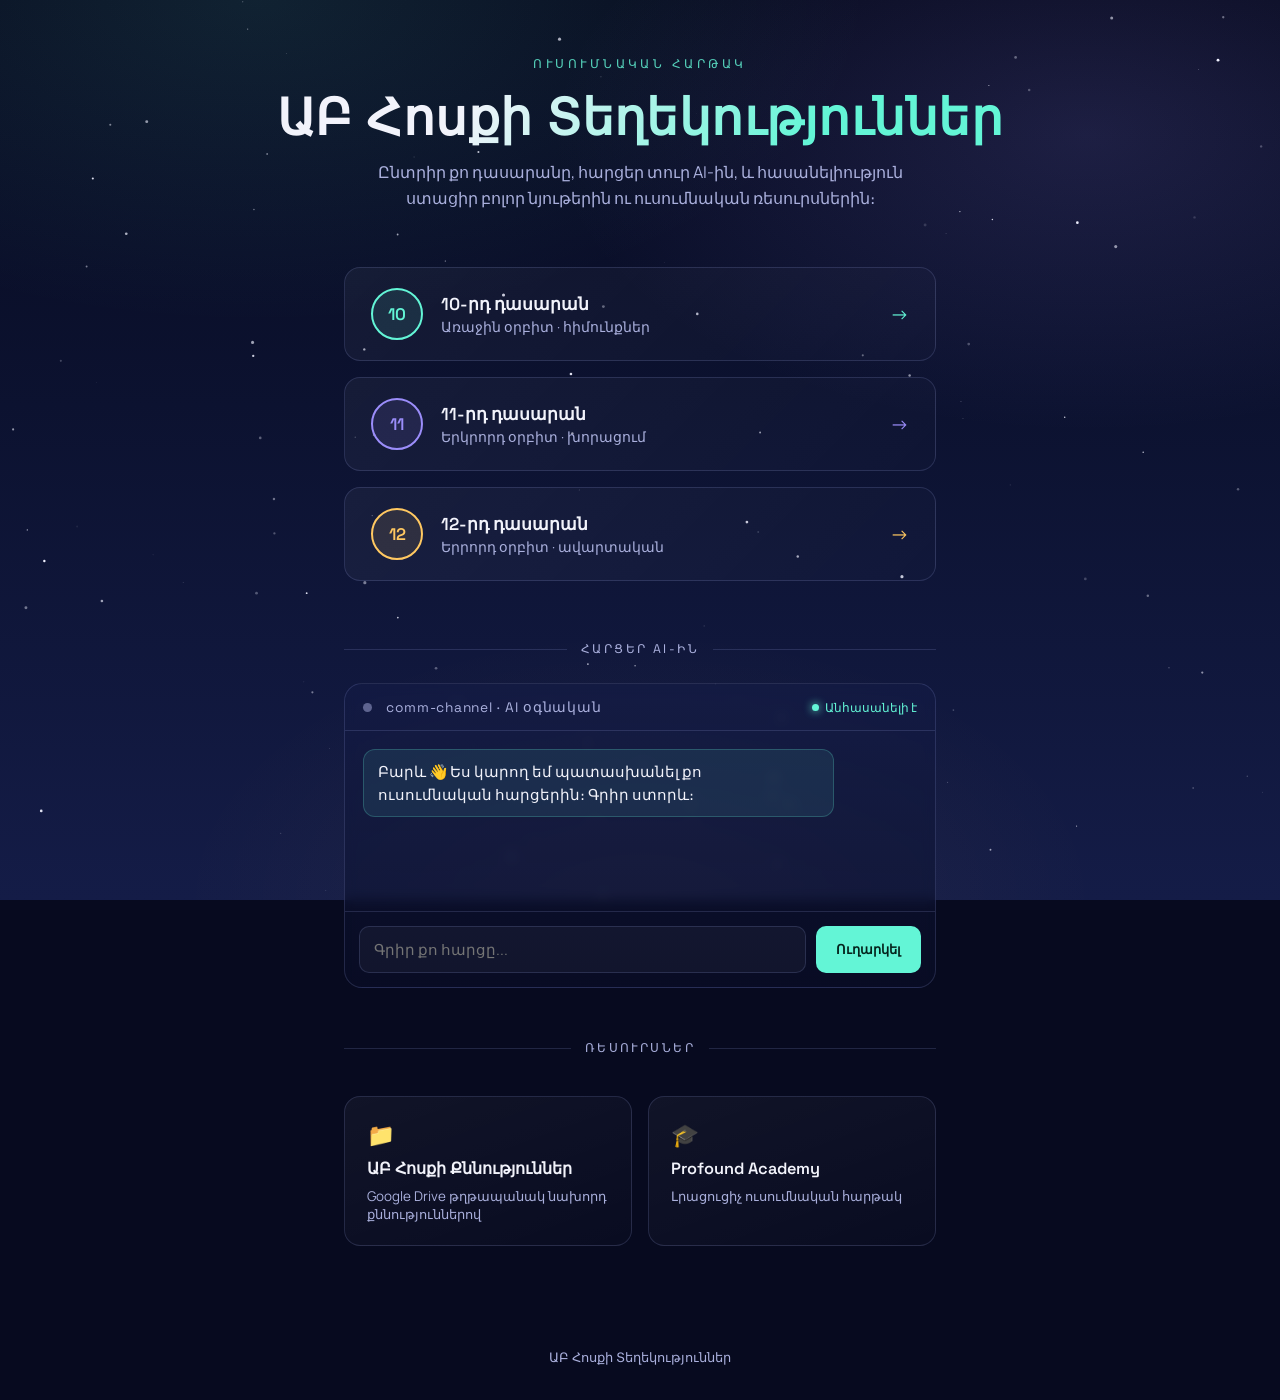
<file: index.html>
<!DOCTYPE html>
<html lang="hy">
<head>
<meta charset="UTF-8">
<meta name="viewport" content="width=device-width, initial-scale=1.0">
<title>ԱԲ Հոսք · Ուսումնական Կայք</title>
<link rel="stylesheet" href="style.css">
</head>
<body>
<canvas id="stars-canvas"></canvas>

<div class="content">

  <header class="site">
    <div class="eyebrow">Ուսումնական հարթակ</div>
    <h1>ԱԲ Հոսքի Տեղեկություններ</h1>
    <p class="sub">Ընտրիր քո դասարանը, հարցեր տուր AI-ին, և հասանելիություն ստացիր բոլոր նյութերին ու ուսումնական ռեսուրսներին։</p>
  </header>

  <nav class="orbits" aria-label="Դասարանների ընտրություն">
    <a class="orbit-btn" style="--accent: var(--teal)" href="Class10.html">
      <span class="orbit-ring">10</span>
      <span class="orbit-label">
        <span class="t">10-րդ դասարան</span>
        <span class="d">Առաջին օրբիտ · հիմունքներ</span>
      </span>
      <span class="orbit-arrow">→</span>
    </a>

    <a class="orbit-btn" style="--accent: var(--violet)" href="Class11.html">
      <span class="orbit-ring">11</span>
      <span class="orbit-label">
        <span class="t">11-րդ դասարան</span>
        <span class="d">Երկրորդ օրբիտ · խորացում</span>
      </span>
      <span class="orbit-arrow">→</span>
    </a>

    <a class="orbit-btn" style="--accent: var(--gold)" href="Class12.html">
      <span class="orbit-ring">12</span>
      <span class="orbit-label">
        <span class="t">12-րդ դասարան</span>
        <span class="d">Երրորդ օրբիտ · ավարտական</span>
      </span>
      <span class="orbit-arrow">→</span>
    </a>
  </nav>

  <div class="section-divider">
    <span class="line"></span>
    <span>Հարցեր AI-ին</span>
    <span class="line"></span>
  </div>

  <div class="terminal-wrap">
    <div class="terminal">
      <div class="terminal-head">
        <span class="dot"></span>
        <span class="title">comm-channel · AI օգնական</span>
        <span class="status"><span class="pulse"></span><span id="terminal-status-text">Պատրաստ է</span></span>
      </div>
      <div class="terminal-body" id="terminal-body">
        <div class="msg ai">Բարև 👋 Ես կարող եմ պատասխանել քո ուսումնական հարցերին։ Գրիր ստորև։</div>
      </div>
      <div class="terminal-input">
        <input type="text" id="terminal-text" placeholder="Գրիր քո հարցը..." autocomplete="off">
        <button id="terminal-send">Ուղարկել</button>
      </div>
    </div>
  </div>

  <div class="section-divider">
    <span class="line"></span>
    <span>Ռեսուրսներ</span>
    <span class="line"></span>
  </div>

  <div class="resources">
    <a class="res-btn" style="--accent: var(--teal)" href="https://drive.google.com/drive/folders/1IYR-PTMZjx_X45XJBED2SkKyZxXy_4lW" target="_blank" rel="noopener">
      <span class="icon">📁</span>
      <span class="t">ԱԲ Հոսքի Քննություններ</span>
      <span class="d">Google Drive թղթապանակ նախորդ քննություններով</span>
    </a>

    <a class="res-btn" style="--accent: var(--gold)" href="https://profound.academy/" target="_blank" rel="noopener">
      <span class="icon">🎓</span>
      <span class="t">Profound Academy</span>
      <span class="d">Լրացուցիչ ուսումնական հարթակ</span>
    </a>
  </div>

</div>

<footer class="site">ԱԲ Հոսքի Տեղեկություններ</footer>

<script src="https://js.puter.com/v2/"></script>
<script src="stars.js"></script>
<script src="chat.js"></script>
</body>
</html>
</file>
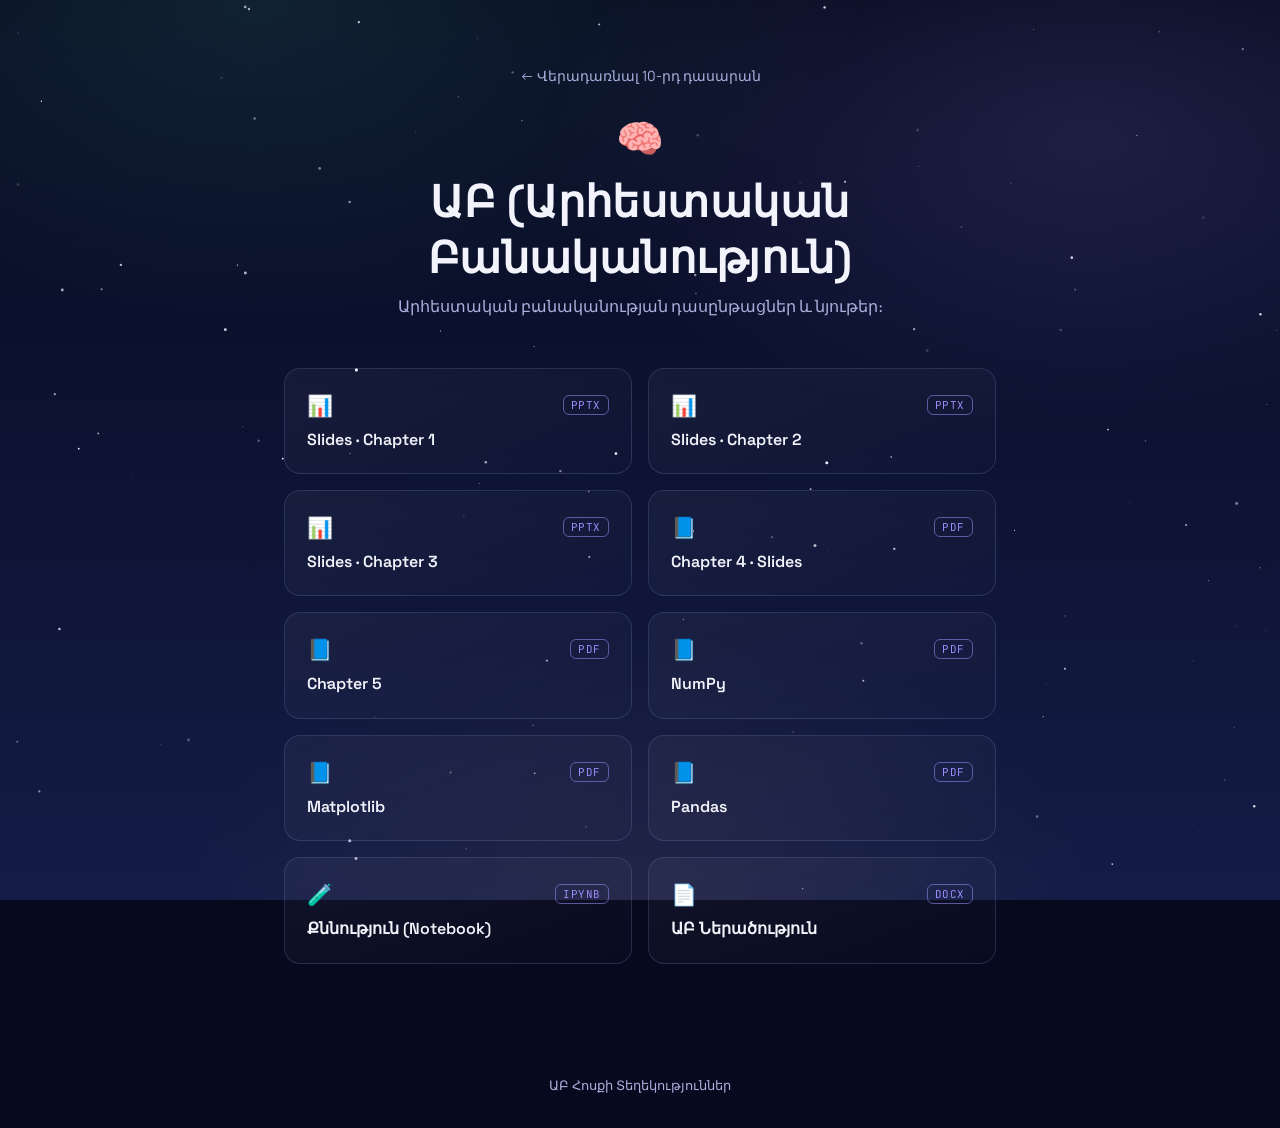
<file: Class10-AB.html>
<!DOCTYPE html>
<html lang="hy">
<head>
<meta charset="UTF-8">
<meta name="viewport" content="width=device-width, initial-scale=1.0">
<title>ԱԲ (Արհեստական Բանականություն) · 10-րդ դասարան · ԱԲ Հոսք</title>
<link rel="stylesheet" href="style.css">
</head>
<body>
<canvas id="stars-canvas"></canvas>
<div class="content">

  <div class="subject-hero">
    <a class="back-link" href="Class10.html">← Վերադառնալ 10-րդ դասարան</a>
    <span class="icon">🧠</span>
    <h1>ԱԲ (Արհեստական Բանականություն)</h1>
    <p>Արհեստական բանականության դասընթացներ և նյութեր։</p>
  </div>

  <div class="materials">
    <a class="material-card" style="--accent: var(--violet)" href="https://docs.google.com/presentation/d/1AGpa40ezwe4qYpcrUxfSlpOeq2iB2CGV/preview" target="_blank" rel="noopener">
      <div class="row"><span class="icon">📊</span><span class="badge">PPTX</span></div>
      <span class="t">Slides · Chapter 1</span>
    </a>
    <a class="material-card" style="--accent: var(--violet)" href="files/ab10/slides-chapter-2.pptx" onclick="openMaterial(this.getAttribute('href')); return false;">
      <div class="row"><span class="icon">📊</span><span class="badge">PPTX</span></div>
      <span class="t">Slides · Chapter 2</span>
    </a>
    <a class="material-card" style="--accent: var(--violet)" href="files/ab10/slides-chapter-3.pptx" onclick="openMaterial(this.getAttribute('href')); return false;">
      <div class="row"><span class="icon">📊</span><span class="badge">PPTX</span></div>
      <span class="t">Slides · Chapter 3</span>
    </a>
    <a class="material-card" style="--accent: var(--violet)" href="files/ab10/chapter-4-slides.pdf" onclick="openMaterial(this.getAttribute('href')); return false;">
      <div class="row"><span class="icon">📘</span><span class="badge">PDF</span></div>
      <span class="t">Chapter 4 · Slides</span>
    </a>
    <a class="material-card" style="--accent: var(--violet)" href="files/ab10/chapter-5.pdf" onclick="openMaterial(this.getAttribute('href')); return false;">
      <div class="row"><span class="icon">📘</span><span class="badge">PDF</span></div>
      <span class="t">Chapter 5</span>
    </a>
    <a class="material-card" style="--accent: var(--violet)" href="files/ab10/numpy.pdf" onclick="openMaterial(this.getAttribute('href')); return false;">
      <div class="row"><span class="icon">📘</span><span class="badge">PDF</span></div>
      <span class="t">NumPy</span>
    </a>
    <a class="material-card" style="--accent: var(--violet)" href="files/ab10/matplotlib.pdf" onclick="openMaterial(this.getAttribute('href')); return false;">
      <div class="row"><span class="icon">📘</span><span class="badge">PDF</span></div>
      <span class="t">Matplotlib</span>
    </a>
    <a class="material-card" style="--accent: var(--violet)" href="files/ab10/pandas.pdf" onclick="openMaterial(this.getAttribute('href')); return false;">
      <div class="row"><span class="icon">📘</span><span class="badge">PDF</span></div>
      <span class="t">Pandas</span>
    </a>
    <a class="material-card" style="--accent: var(--violet)" href="files/ab10/qnnutyun.ipynb" onclick="openMaterial(this.getAttribute('href')); return false;">
      <div class="row"><span class="icon">🧪</span><span class="badge">IPYNB</span></div>
      <span class="t">Քննություն (Notebook)</span>
    </a>
    <a class="material-card" style="--accent: var(--violet)" href="files/ab10/ab-neracutyun.docx" onclick="openMaterial(this.getAttribute('href')); return false;">
      <div class="row"><span class="icon">📄</span><span class="badge">DOCX</span></div>
      <span class="t">ԱԲ Ներածություն</span>
    </a>

  </div>

</div>
<footer class="site">ԱԲ Հոսքի Տեղեկություններ</footer>
<script src="stars.js"></script>
<script src="file-viewer.js"></script>
</body>
</html>
</file>
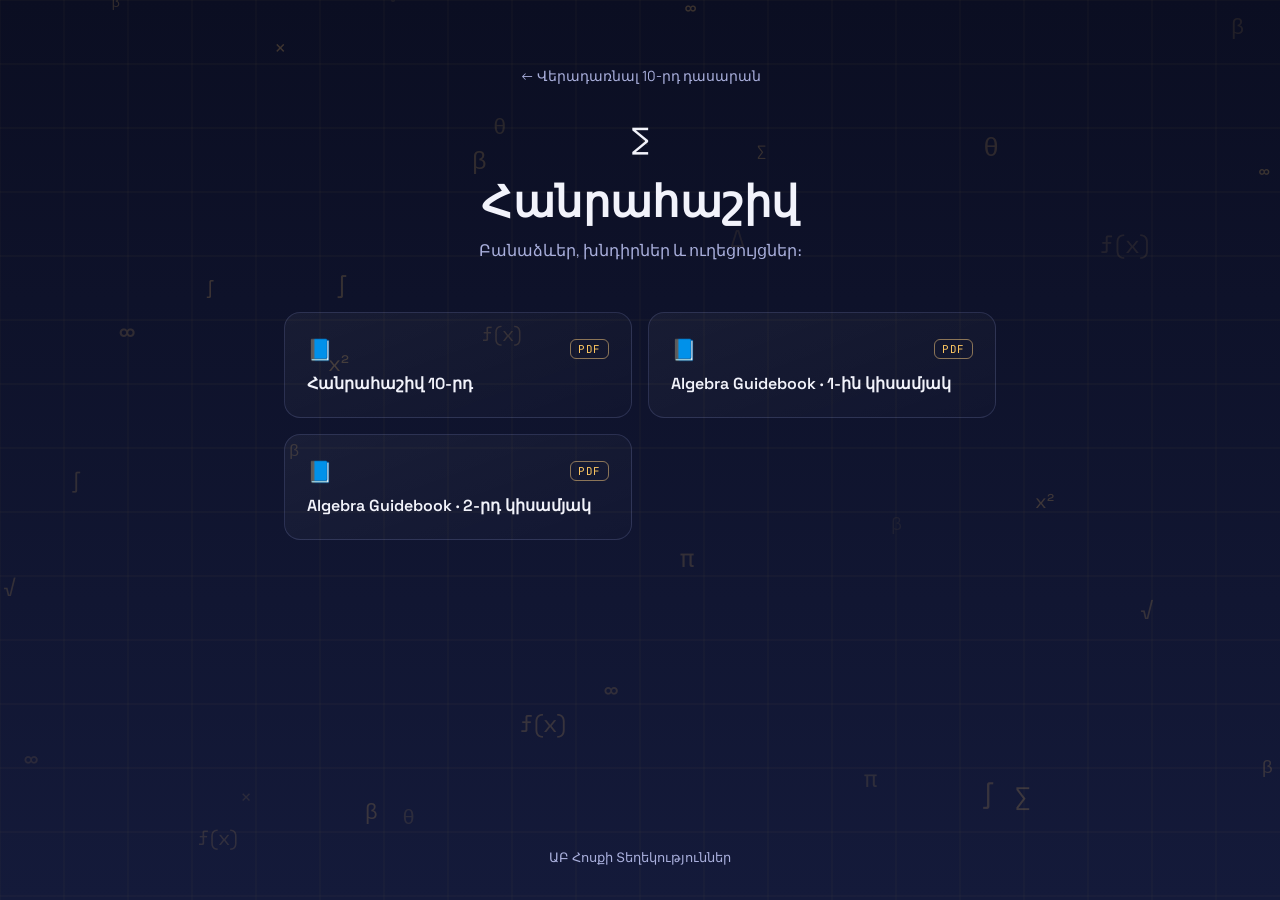
<file: Class10-Hanrahashiv.html>
<!DOCTYPE html>
<html lang="hy">
<head>
<meta charset="UTF-8">
<meta name="viewport" content="width=device-width, initial-scale=1.0">
<title>Հանրահաշիվ · 10-րդ դասարան · ԱԲ Հոսք</title>
<link rel="stylesheet" href="style.css">
</head>
<body>
<canvas id="stars-canvas"></canvas>
<div class="content">

  <div class="subject-hero">
    <a class="back-link" href="Class10.html">← Վերադառնալ 10-րդ դասարան</a>
    <span class="icon">∑</span>
    <h1>Հանրահաշիվ</h1>
    <p>Բանաձևեր, խնդիրներ և ուղեցույցներ։</p>
  </div>

  <div class="materials">
    <a class="material-card" style="--accent: var(--gold)" href="https://drive.google.com/file/d/1Vylp91CUvwRz2KFPGnNskwQCpP2uVQg_/view" target="_blank" rel="noopener">
      <div class="row"><span class="icon">📘</span><span class="badge">PDF</span></div>
      <span class="t">Հանրահաշիվ 10-րդ</span>
    </a>
    <a class="material-card" style="--accent: var(--gold)" href="files/hanrahashiv10/algebra-10-semester-1.pdf" onclick="openMaterial(this.getAttribute('href')); return false;">
      <div class="row"><span class="icon">📘</span><span class="badge">PDF</span></div>
      <span class="t">Algebra Guidebook · 1-ին կիսամյակ</span>
    </a>
    <a class="material-card" style="--accent: var(--gold)" href="https://drive.google.com/file/d/1St4LrBtCNQg2XeFlwyyrLeu3zWHp4paD/view" target="_blank" rel="noopener">
      <div class="row"><span class="icon">📘</span><span class="badge">PDF</span></div>
      <span class="t">Algebra Guidebook · 2-րդ կիսամյակ</span>
    </a>

  </div>

</div>
<footer class="site">ԱԲ Հոսքի Տեղեկություններ</footer>
<script src="math-bg.js"></script>
<script src="file-viewer.js"></script>
</body>
</html>
</file>
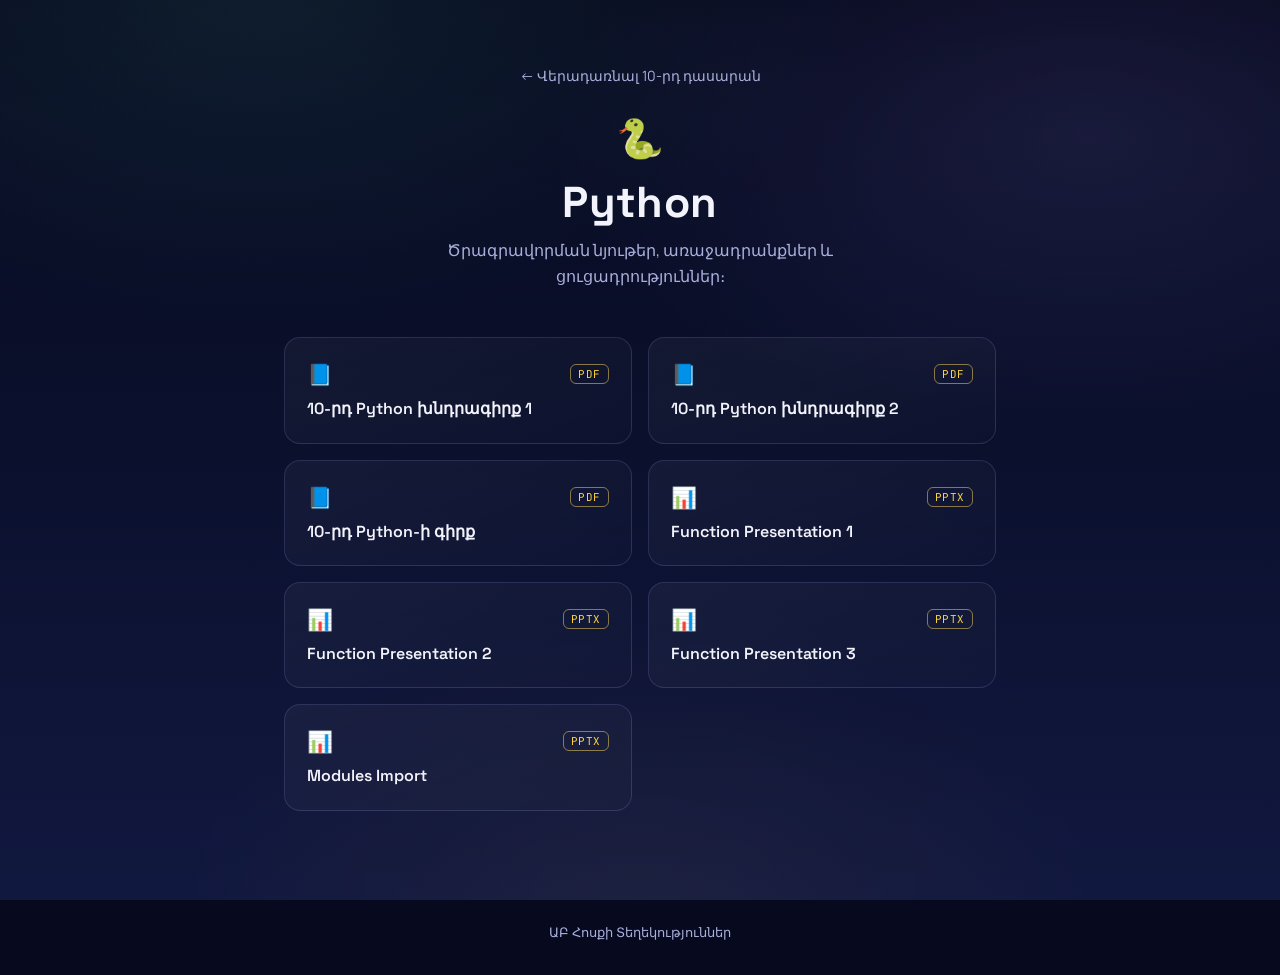
<file: Class10-Python.html>
<!DOCTYPE html>
<html lang="hy">
<head>
<meta charset="UTF-8">
<meta name="viewport" content="width=device-width, initial-scale=1.0">
<title>Python · 10-րդ դասարան · ԱԲ Հոսք</title>
<link rel="stylesheet" href="style.css">
</head>
<body>
<canvas id="stars-canvas"></canvas>
<div class="content">

  <div class="subject-hero">
    <a class="back-link" href="Class10.html">← Վերադառնալ 10-րդ դասարան</a>
    <span class="icon">🐍</span>
    <h1>Python</h1>
    <p>Ծրագրավորման նյութեր, առաջադրանքներ և ցուցադրություններ։</p>
  </div>

  <div class="materials">
    <a class="material-card" style="--accent: #ffd43b" href="files/python10/python10-xndragirq-1.pdf" onclick="openMaterial(this.getAttribute('href')); return false;">
      <div class="row"><span class="icon">📘</span><span class="badge">PDF</span></div>
      <span class="t">10-րդ Python խնդրագիրք 1</span>
    </a>
    <a class="material-card" style="--accent: #ffd43b" href="files/python10/python10-xndragirq-2.pdf" onclick="openMaterial(this.getAttribute('href')); return false;">
      <div class="row"><span class="icon">📘</span><span class="badge">PDF</span></div>
      <span class="t">10-րդ Python խնդրագիրք 2</span>
    </a>
    <a class="material-card" style="--accent: #ffd43b" href="files/python10/python10-girq.pdf" onclick="openMaterial(this.getAttribute('href')); return false;">
      <div class="row"><span class="icon">📘</span><span class="badge">PDF</span></div>
      <span class="t">10-րդ Python-ի գիրք</span>
    </a>
    <a class="material-card" style="--accent: #ffd43b" href="files/python10/function-presentation-1.pptx" onclick="openMaterial(this.getAttribute('href')); return false;">
      <div class="row"><span class="icon">📊</span><span class="badge">PPTX</span></div>
      <span class="t">Function Presentation 1</span>
    </a>
    <a class="material-card" style="--accent: #ffd43b" href="files/python10/function-presentation-2.pptx" onclick="openMaterial(this.getAttribute('href')); return false;">
      <div class="row"><span class="icon">📊</span><span class="badge">PPTX</span></div>
      <span class="t">Function Presentation 2</span>
    </a>
    <a class="material-card" style="--accent: #ffd43b" href="files/python10/function-presentation-3.pptx" onclick="openMaterial(this.getAttribute('href')); return false;">
      <div class="row"><span class="icon">📊</span><span class="badge">PPTX</span></div>
      <span class="t">Function Presentation 3</span>
    </a>
    <a class="material-card" style="--accent: #ffd43b" href="files/python10/moduls-import.pptx" onclick="openMaterial(this.getAttribute('href')); return false;">
      <div class="row"><span class="icon">📊</span><span class="badge">PPTX</span></div>
      <span class="t">Modules Import</span>
    </a>

  </div>

</div>
<footer class="site">ԱԲ Հոսքի Տեղեկություններ</footer>
<script src="python-bg.js"></script>
<script src="file-viewer.js"></script>
</body>
</html>
</file>
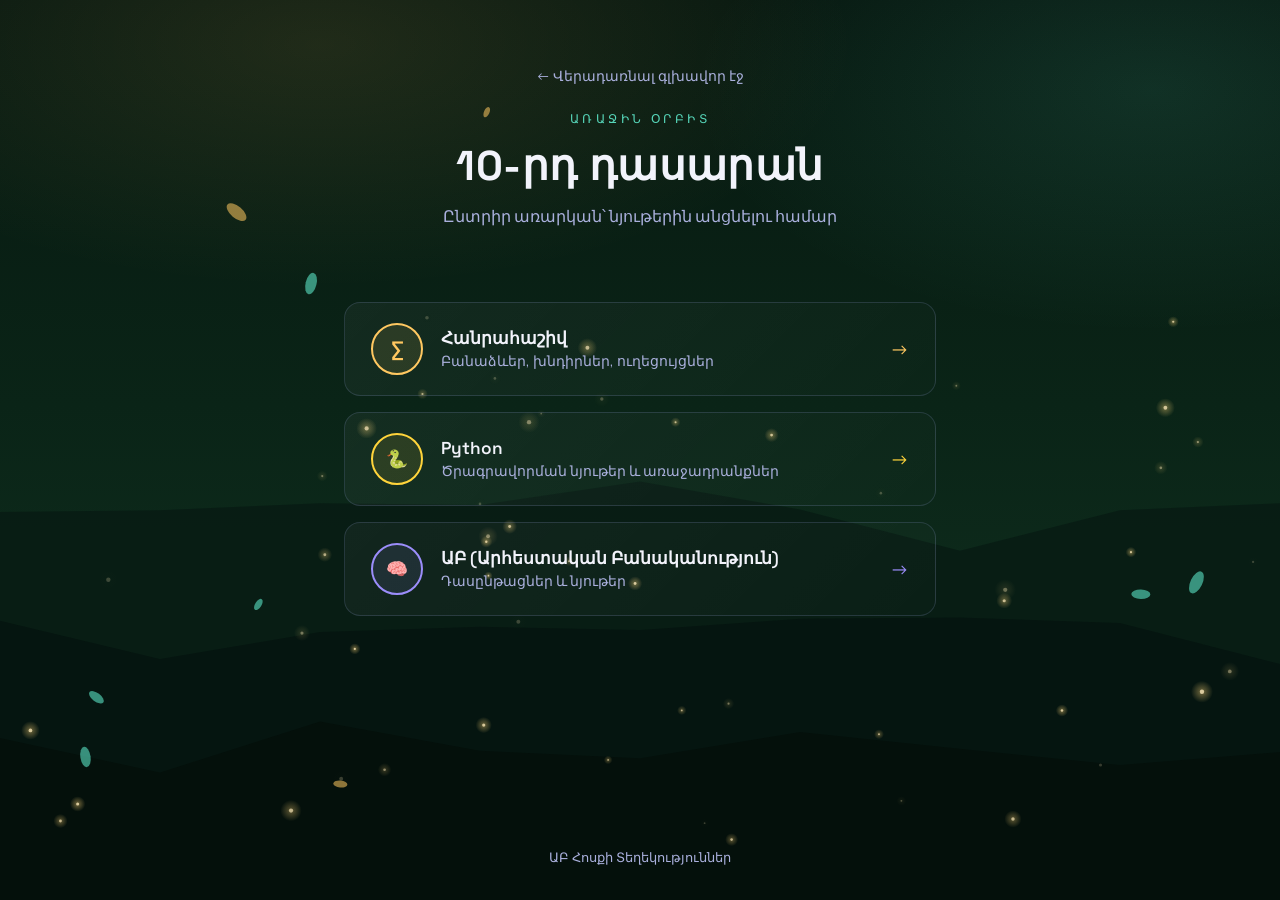
<file: Class10.html>
<!DOCTYPE html>
<html lang="hy">
<head>
<meta charset="UTF-8">
<meta name="viewport" content="width=device-width, initial-scale=1.0">
<title>10-րդ դասարան · ԱԲ Հոսք</title>
<link rel="stylesheet" href="style.css">
</head>
<body>
<canvas id="stars-canvas" class="nature-bg"></canvas>
<div class="content">

  <div class="class-hero">
    <a class="back-link" href="index.html">← Վերադառնալ գլխավոր էջ</a>
    <div class="eyebrow" style="color:var(--teal)">Առաջին օրբիտ</div>
    <h1 style="font-size:clamp(1.8rem,4.5vw,2.6rem); margin:12px 0;">10-րդ դասարան</h1>
    <p style="color:var(--text-1); max-width:480px; margin:0 auto; line-height:1.6;">Ընտրիր առարկան՝ նյութերին անցնելու համար</p>
  </div>

  <nav class="orbits" aria-label="Առարկաների ընտրություն" style="margin-top:32px;">
    <a class="orbit-btn" style="--accent: var(--gold)" href="Class10-Hanrahashiv.html">
      <span class="orbit-ring" style="font-size:1.3rem;">∑</span>
      <span class="orbit-label">
        <span class="t">Հանրահաշիվ</span>
        <span class="d">Բանաձևեր, խնդիրներ, ուղեցույցներ</span>
      </span>
      <span class="orbit-arrow">→</span>
    </a>

    <a class="orbit-btn" style="--accent: #ffd43b" href="Class10-Python.html">
      <span class="orbit-ring" style="font-size:1.1rem;">🐍</span>
      <span class="orbit-label">
        <span class="t">Python</span>
        <span class="d">Ծրագրավորման նյութեր և առաջադրանքներ</span>
      </span>
      <span class="orbit-arrow">→</span>
    </a>

    <a class="orbit-btn" style="--accent: var(--violet)" href="Class10-AB.html">
      <span class="orbit-ring" style="font-size:1.1rem;">🧠</span>
      <span class="orbit-label">
        <span class="t">ԱԲ (Արհեստական Բանականություն)</span>
        <span class="d">Դասընթացներ և նյութեր</span>
      </span>
      <span class="orbit-arrow">→</span>
    </a>
  </nav>

</div>
<footer class="site">ԱԲ Հոսքի Տեղեկություններ</footer>
<script src="nature-bg.js"></script>
</body>
</html>
</file>
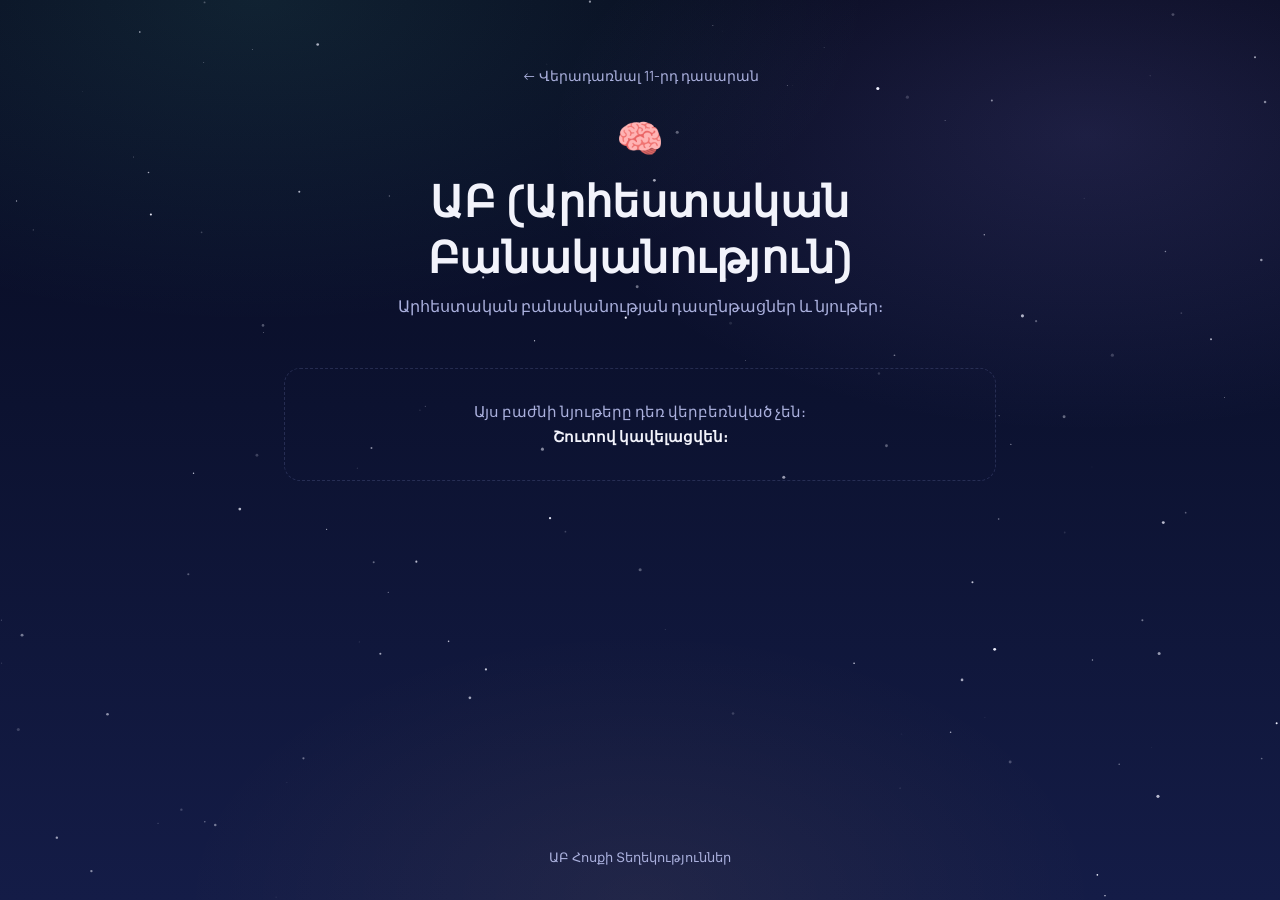
<file: Class11-AB.html>
<!DOCTYPE html>
<html lang="hy">
<head>
<meta charset="UTF-8">
<meta name="viewport" content="width=device-width, initial-scale=1.0">
<title>ԱԲ (Արհեստական Բանականություն) · 11-րդ դասարան · ԱԲ Հոսք</title>
<link rel="stylesheet" href="style.css">
</head>
<body>
<canvas id="stars-canvas"></canvas>
<div class="content">

  <div class="subject-hero">
    <a class="back-link" href="Class11.html">← Վերադառնալ 11-րդ դասարան</a>
    <span class="icon">🧠</span>
    <h1>ԱԲ (Արհեստական Բանականություն)</h1>
    <p>Արհեստական բանականության դասընթացներ և նյութեր։</p>
  </div>

  <div class="materials">
    <div class="empty-note">
      Այս բաժնի նյութերը դեռ վերբեռնված չեն։<br>
      <b>Շուտով կավելացվեն։</b>
    </div>

  </div>

</div>
<footer class="site">ԱԲ Հոսքի Տեղեկություններ</footer>
<script src="stars.js"></script>
</body>
</html>
</file>
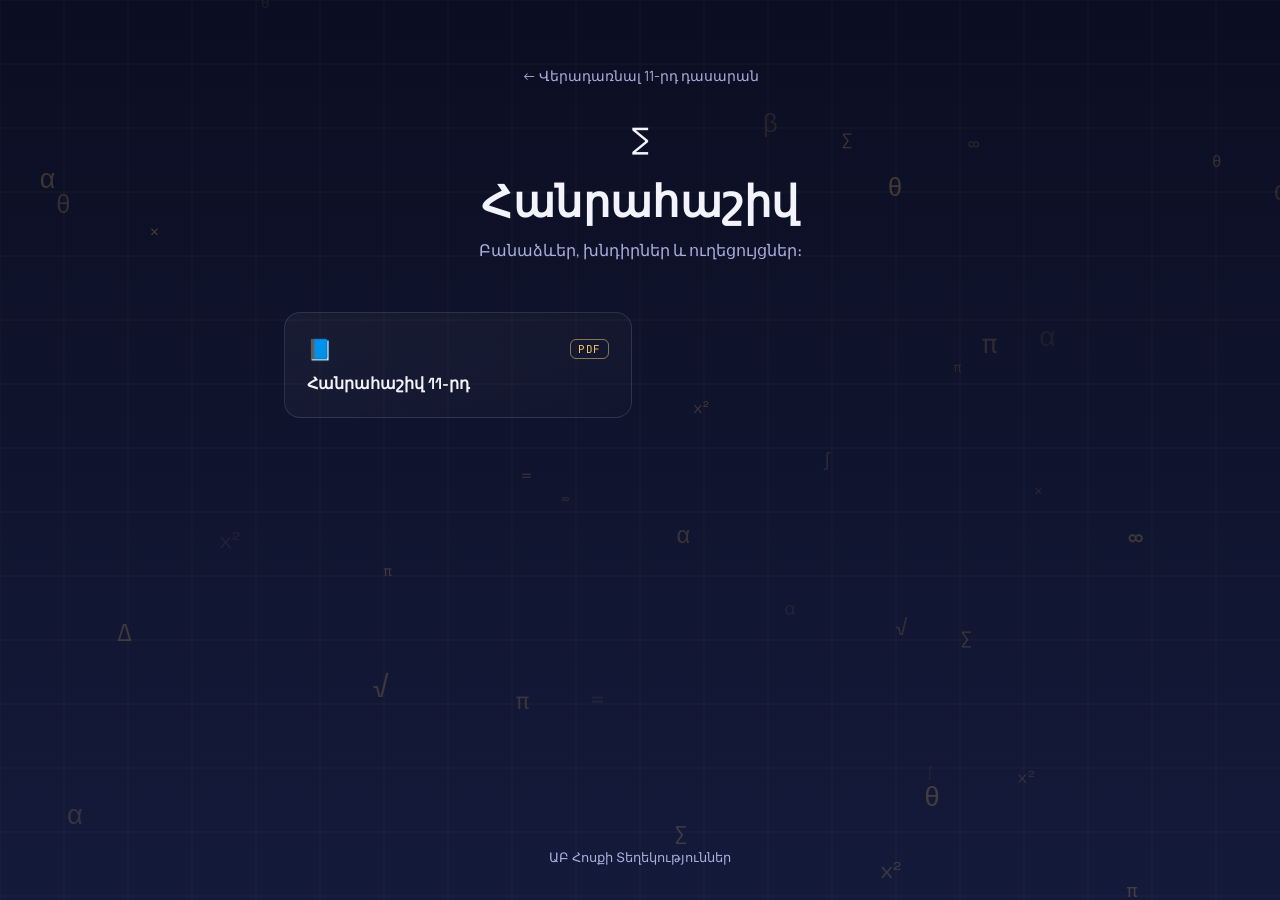
<file: Class11-Hanrahashiv.html>
<!DOCTYPE html>
<html lang="hy">
<head>
<meta charset="UTF-8">
<meta name="viewport" content="width=device-width, initial-scale=1.0">
<title>Հանրահաշիվ · 11-րդ դասարան · ԱԲ Հոսք</title>
<link rel="stylesheet" href="style.css">
</head>
<body>
<canvas id="stars-canvas"></canvas>
<div class="content">

  <div class="subject-hero">
    <a class="back-link" href="Class11.html">← Վերադառնալ 11-րդ դասարան</a>
    <span class="icon">∑</span>
    <h1>Հանրահաշիվ</h1>
    <p>Բանաձևեր, խնդիրներ և ուղեցույցներ։</p>
  </div>

  <div class="materials">
    <a class="material-card" style="--accent: var(--gold)" href="https://drive.google.com/file/d/1BtckbsBD6Hmll5tuzUByzO-SCT87Ehns/view" target="_blank" rel="noopener">
      <div class="row"><span class="icon">📘</span><span class="badge">PDF</span></div>
      <span class="t">Հանրահաշիվ 11-րդ</span>
    </a>

  </div>

</div>
<footer class="site">ԱԲ Հոսքի Տեղեկություններ</footer>
<script src="math-bg.js"></script>
<script src="file-viewer.js"></script>
</body>
</html>
</file>
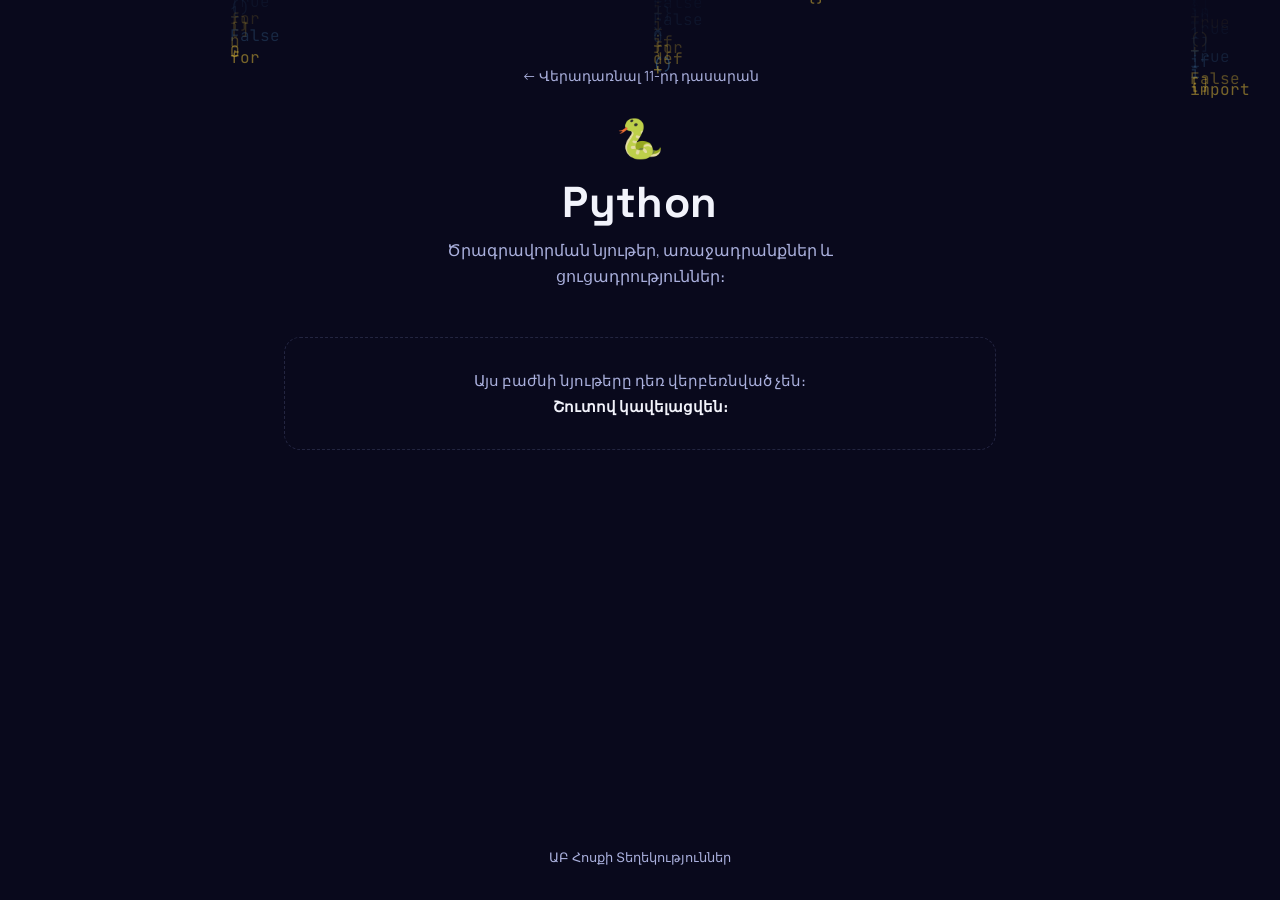
<file: Class11-Python.html>
<!DOCTYPE html>
<html lang="hy">
<head>
<meta charset="UTF-8">
<meta name="viewport" content="width=device-width, initial-scale=1.0">
<title>Python · 11-րդ դասարան · ԱԲ Հոսք</title>
<link rel="stylesheet" href="style.css">
</head>
<body>
<canvas id="stars-canvas"></canvas>
<div class="content">

  <div class="subject-hero">
    <a class="back-link" href="Class11.html">← Վերադառնալ 11-րդ դասարան</a>
    <span class="icon">🐍</span>
    <h1>Python</h1>
    <p>Ծրագրավորման նյութեր, առաջադրանքներ և ցուցադրություններ։</p>
  </div>

  <div class="materials">
    <div class="empty-note">
      Այս բաժնի նյութերը դեռ վերբեռնված չեն։<br>
      <b>Շուտով կավելացվեն։</b>
    </div>

  </div>

</div>
<footer class="site">ԱԲ Հոսքի Տեղեկություններ</footer>
<script src="python-bg.js"></script>
</body>
</html>
</file>
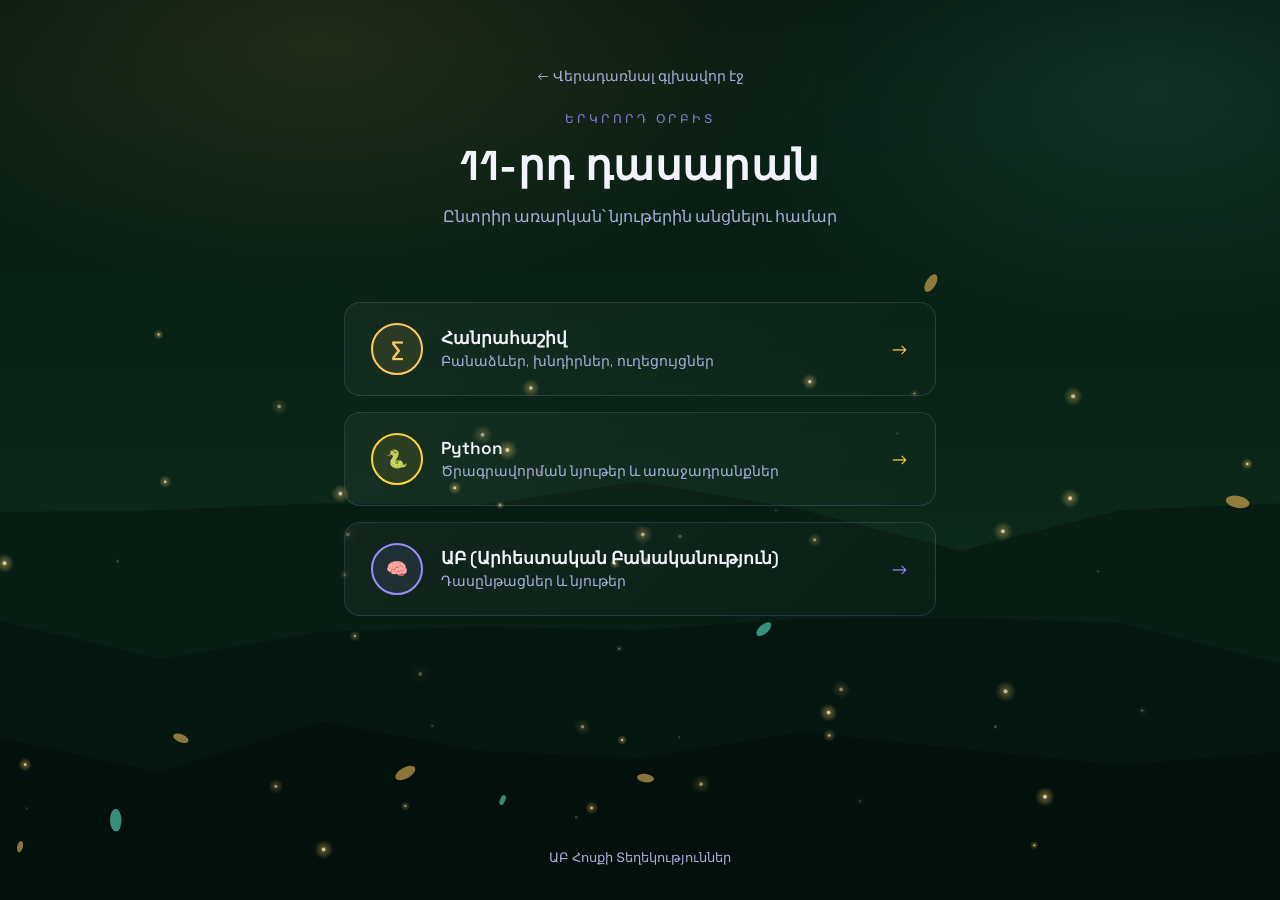
<file: Class11.html>
<!DOCTYPE html>
<html lang="hy">
<head>
<meta charset="UTF-8">
<meta name="viewport" content="width=device-width, initial-scale=1.0">
<title>11-րդ դասարան · ԱԲ Հոսք</title>
<link rel="stylesheet" href="style.css">
</head>
<body>
<canvas id="stars-canvas" class="nature-bg"></canvas>
<div class="content">

  <div class="class-hero">
    <a class="back-link" href="index.html">← Վերադառնալ գլխավոր էջ</a>
    <div class="eyebrow" style="color:var(--violet)">Երկրորդ օրբիտ</div>
    <h1 style="font-size:clamp(1.8rem,4.5vw,2.6rem); margin:12px 0;">11-րդ դասարան</h1>
    <p style="color:var(--text-1); max-width:480px; margin:0 auto; line-height:1.6;">Ընտրիր առարկան՝ նյութերին անցնելու համար</p>
  </div>

  <nav class="orbits" aria-label="Առարկաների ընտրություն" style="margin-top:32px;">
    <a class="orbit-btn" style="--accent: var(--gold)" href="Class11-Hanrahashiv.html">
      <span class="orbit-ring" style="font-size:1.3rem;">∑</span>
      <span class="orbit-label">
        <span class="t">Հանրահաշիվ</span>
        <span class="d">Բանաձևեր, խնդիրներ, ուղեցույցներ</span>
      </span>
      <span class="orbit-arrow">→</span>
    </a>

    <a class="orbit-btn" style="--accent: #ffd43b" href="Class11-Python.html">
      <span class="orbit-ring" style="font-size:1.1rem;">🐍</span>
      <span class="orbit-label">
        <span class="t">Python</span>
        <span class="d">Ծրագրավորման նյութեր և առաջադրանքներ</span>
      </span>
      <span class="orbit-arrow">→</span>
    </a>

    <a class="orbit-btn" style="--accent: var(--violet)" href="Class11-AB.html">
      <span class="orbit-ring" style="font-size:1.1rem;">🧠</span>
      <span class="orbit-label">
        <span class="t">ԱԲ (Արհեստական Բանականություն)</span>
        <span class="d">Դասընթացներ և նյութեր</span>
      </span>
      <span class="orbit-arrow">→</span>
    </a>
  </nav>

</div>
<footer class="site">ԱԲ Հոսքի Տեղեկություններ</footer>
<script src="nature-bg.js"></script>
</body>
</html>
</file>
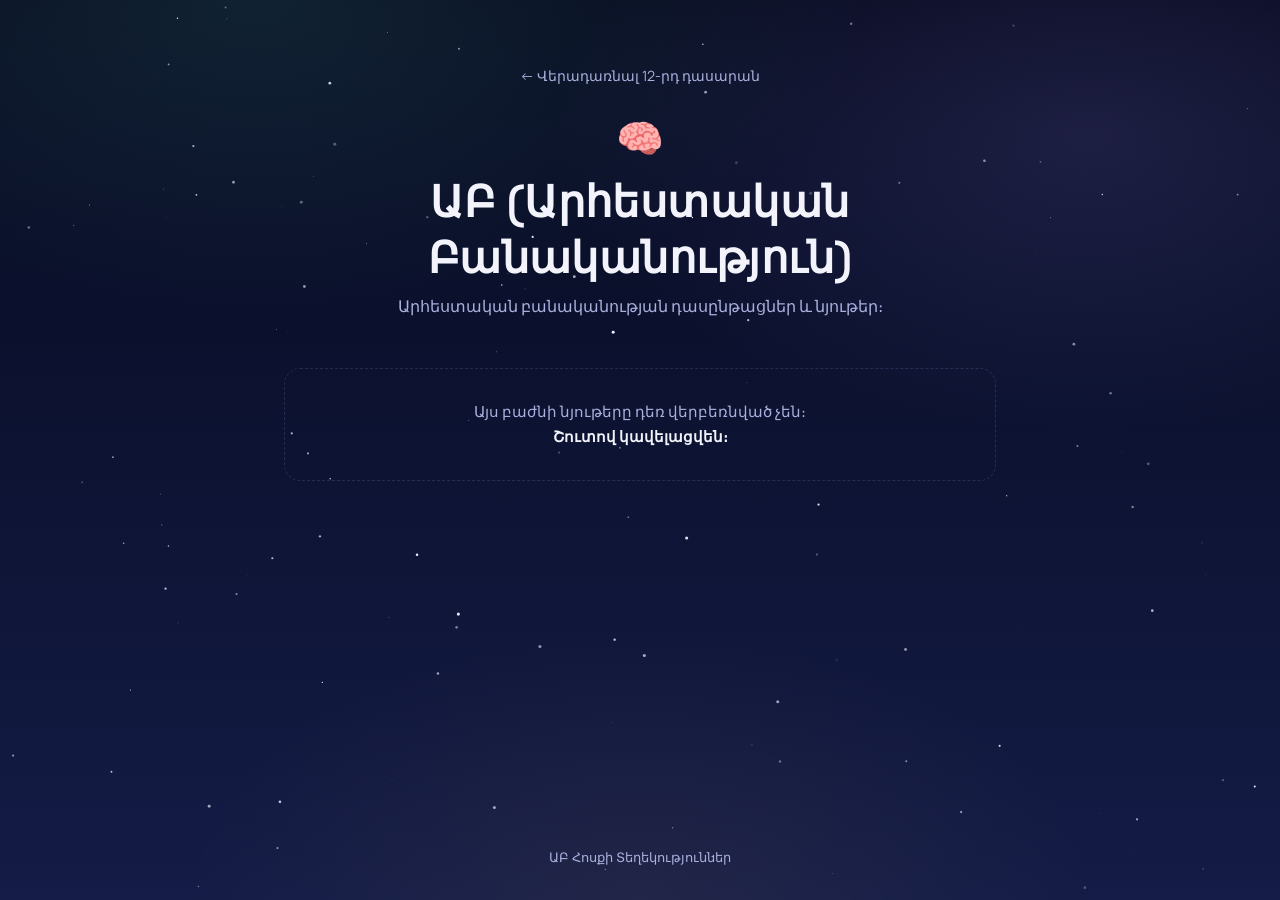
<file: Class12-AB.html>
<!DOCTYPE html>
<html lang="hy">
<head>
<meta charset="UTF-8">
<meta name="viewport" content="width=device-width, initial-scale=1.0">
<title>ԱԲ (Արհեստական Բանականություն) · 12-րդ դասարան · ԱԲ Հոսք</title>
<link rel="stylesheet" href="style.css">
</head>
<body>
<canvas id="stars-canvas"></canvas>
<div class="content">

  <div class="subject-hero">
    <a class="back-link" href="Class12.html">← Վերադառնալ 12-րդ դասարան</a>
    <span class="icon">🧠</span>
    <h1>ԱԲ (Արհեստական Բանականություն)</h1>
    <p>Արհեստական բանականության դասընթացներ և նյութեր։</p>
  </div>

  <div class="materials">
    <div class="empty-note">
      Այս բաժնի նյութերը դեռ վերբեռնված չեն։<br>
      <b>Շուտով կավելացվեն։</b>
    </div>

  </div>

</div>
<footer class="site">ԱԲ Հոսքի Տեղեկություններ</footer>
<script src="stars.js"></script>
</body>
</html>
</file>
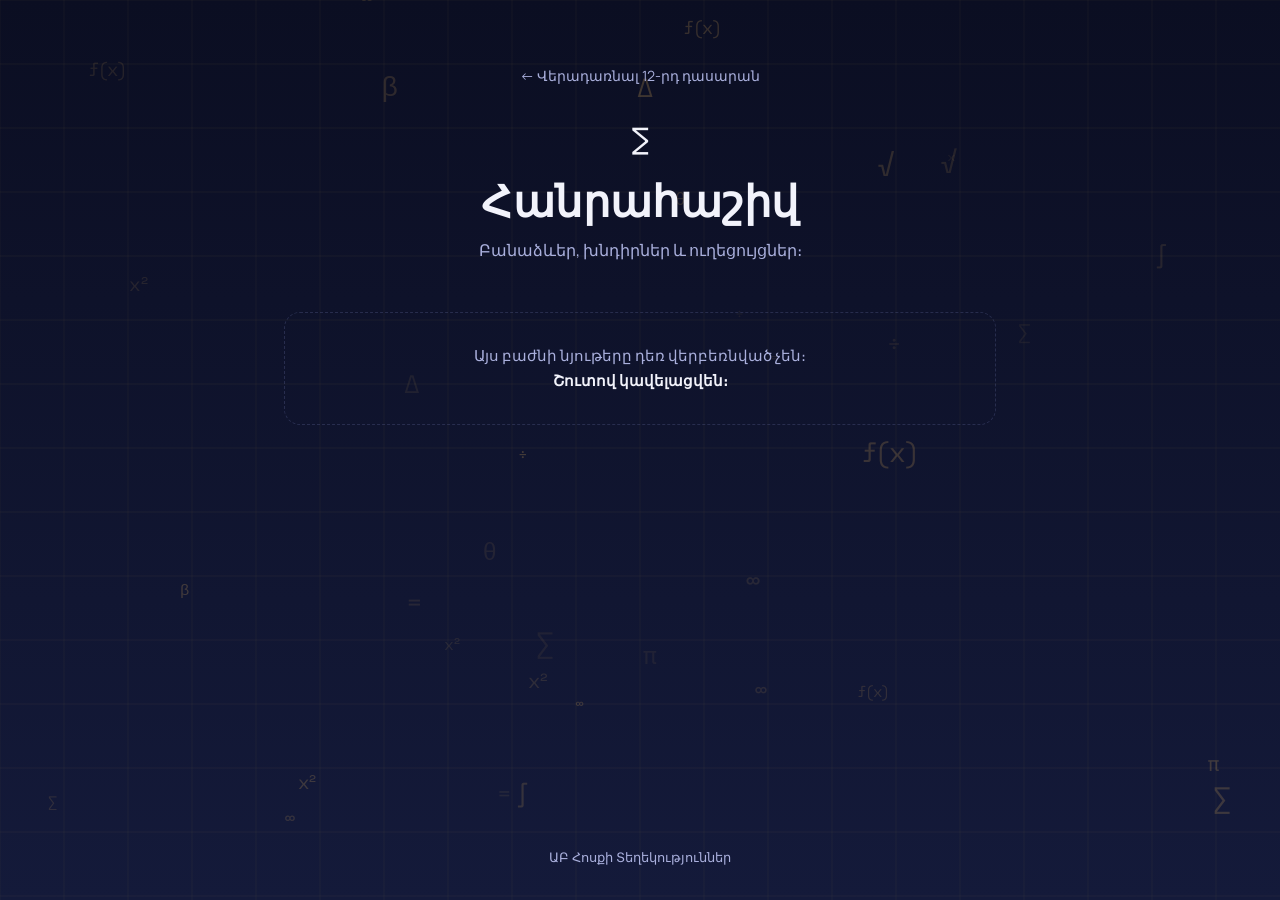
<file: Class12-Hanrahashiv.html>
<!DOCTYPE html>
<html lang="hy">
<head>
<meta charset="UTF-8">
<meta name="viewport" content="width=device-width, initial-scale=1.0">
<title>Հանրահաշիվ · 12-րդ դասարան · ԱԲ Հոսք</title>
<link rel="stylesheet" href="style.css">
</head>
<body>
<canvas id="stars-canvas"></canvas>
<div class="content">

  <div class="subject-hero">
    <a class="back-link" href="Class12.html">← Վերադառնալ 12-րդ դասարան</a>
    <span class="icon">∑</span>
    <h1>Հանրահաշիվ</h1>
    <p>Բանաձևեր, խնդիրներ և ուղեցույցներ։</p>
  </div>

  <div class="materials">
    <div class="empty-note">
      Այս բաժնի նյութերը դեռ վերբեռնված չեն։<br>
      <b>Շուտով կավելացվեն։</b>
    </div>

  </div>

</div>
<footer class="site">ԱԲ Հոսքի Տեղեկություններ</footer>
<script src="math-bg.js"></script>
</body>
</html>
</file>
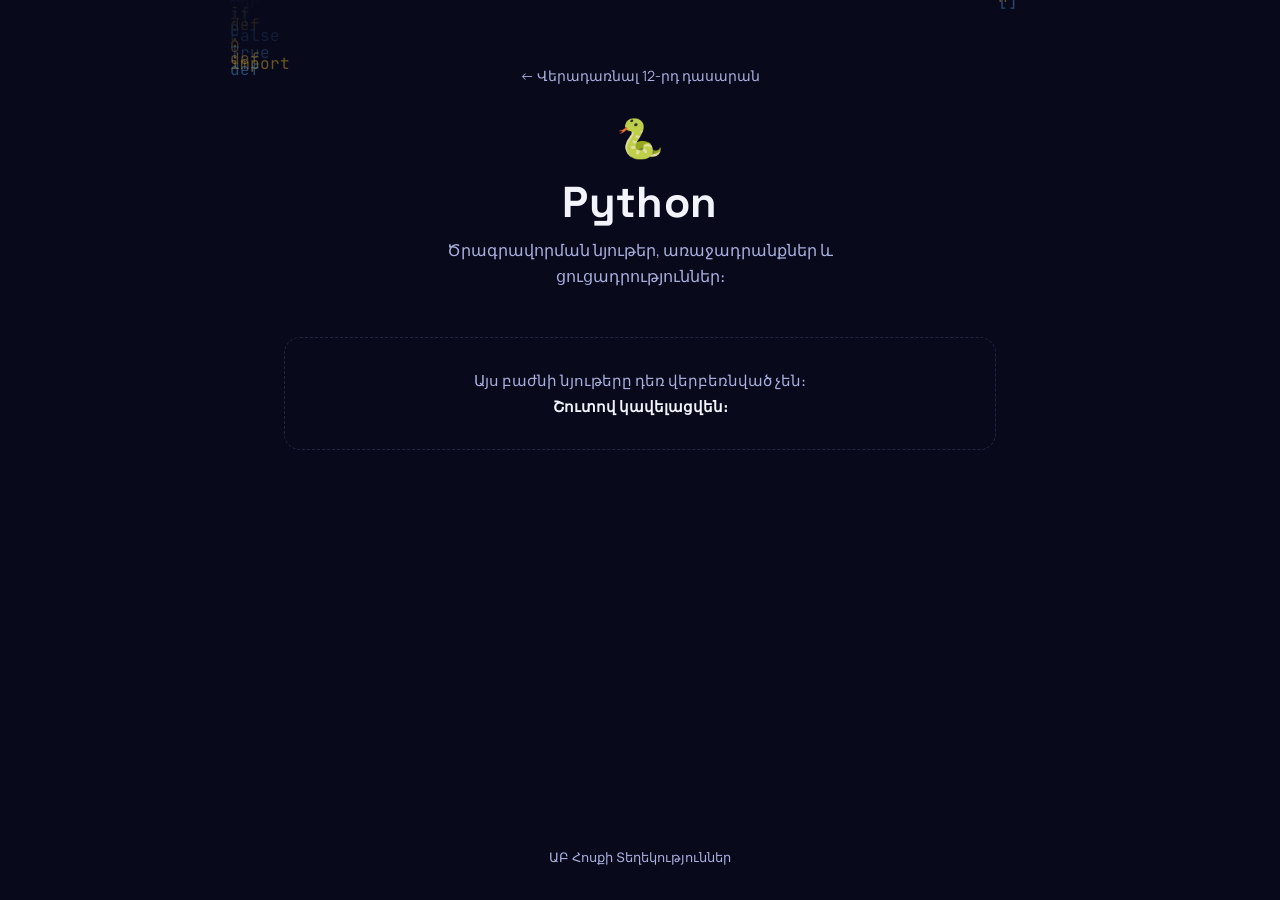
<file: Class12-Python.html>
<!DOCTYPE html>
<html lang="hy">
<head>
<meta charset="UTF-8">
<meta name="viewport" content="width=device-width, initial-scale=1.0">
<title>Python · 12-րդ դասարան · ԱԲ Հոսք</title>
<link rel="stylesheet" href="style.css">
</head>
<body>
<canvas id="stars-canvas"></canvas>
<div class="content">

  <div class="subject-hero">
    <a class="back-link" href="Class12.html">← Վերադառնալ 12-րդ դասարան</a>
    <span class="icon">🐍</span>
    <h1>Python</h1>
    <p>Ծրագրավորման նյութեր, առաջադրանքներ և ցուցադրություններ։</p>
  </div>

  <div class="materials">
    <div class="empty-note">
      Այս բաժնի նյութերը դեռ վերբեռնված չեն։<br>
      <b>Շուտով կավելացվեն։</b>
    </div>

  </div>

</div>
<footer class="site">ԱԲ Հոսքի Տեղեկություններ</footer>
<script src="python-bg.js"></script>
</body>
</html>
</file>
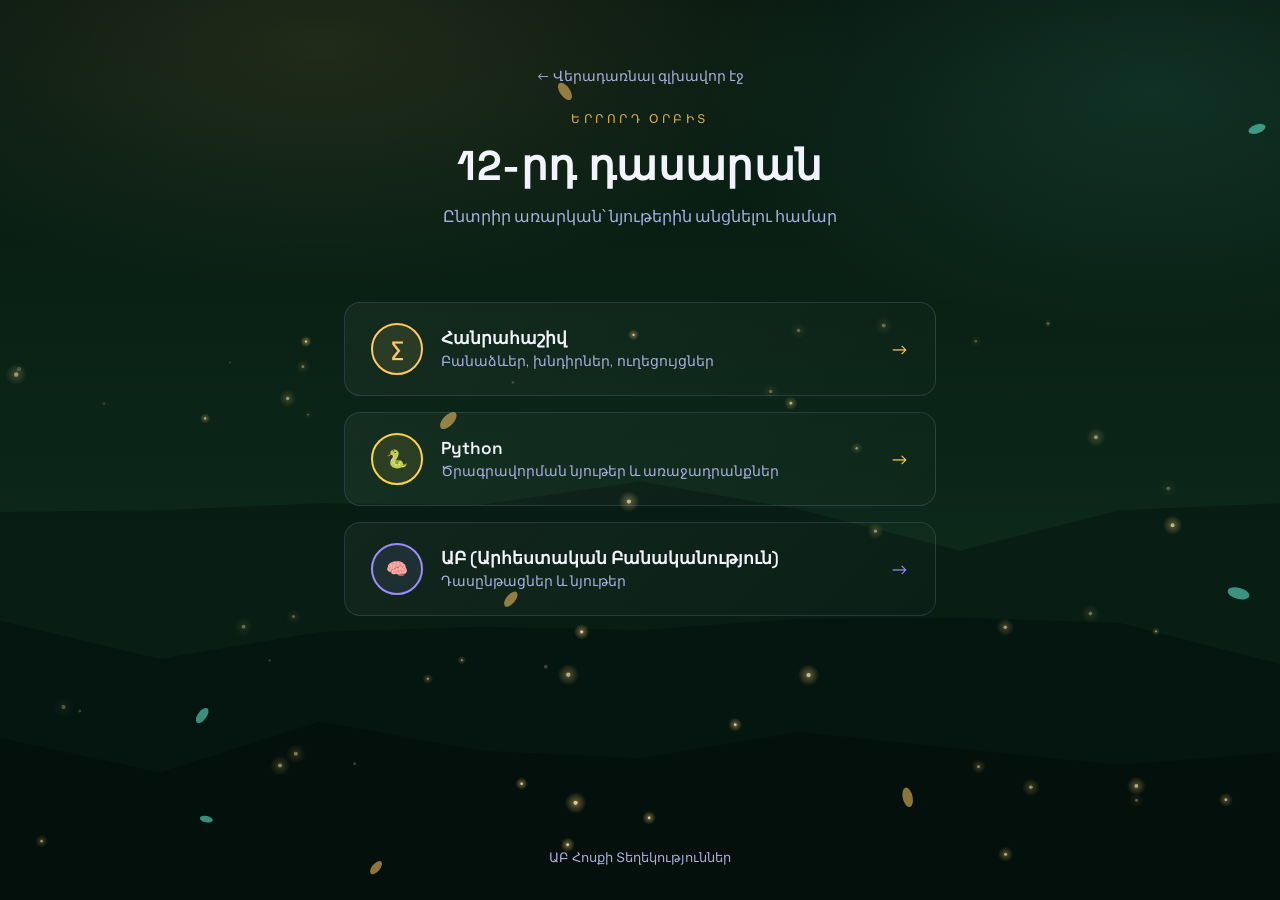
<file: Class12.html>
<!DOCTYPE html>
<html lang="hy">
<head>
<meta charset="UTF-8">
<meta name="viewport" content="width=device-width, initial-scale=1.0">
<title>12-րդ դասարան · ԱԲ Հոսք</title>
<link rel="stylesheet" href="style.css">
</head>
<body>
<canvas id="stars-canvas" class="nature-bg"></canvas>
<div class="content">

  <div class="class-hero">
    <a class="back-link" href="index.html">← Վերադառնալ գլխավոր էջ</a>
    <div class="eyebrow" style="color:var(--gold)">Երրորդ օրբիտ</div>
    <h1 style="font-size:clamp(1.8rem,4.5vw,2.6rem); margin:12px 0;">12-րդ դասարան</h1>
    <p style="color:var(--text-1); max-width:480px; margin:0 auto; line-height:1.6;">Ընտրիր առարկան՝ նյութերին անցնելու համար</p>
  </div>

  <nav class="orbits" aria-label="Առարկաների ընտրություն" style="margin-top:32px;">
    <a class="orbit-btn" style="--accent: var(--gold)" href="Class12-Hanrahashiv.html">
      <span class="orbit-ring" style="font-size:1.3rem;">∑</span>
      <span class="orbit-label">
        <span class="t">Հանրահաշիվ</span>
        <span class="d">Բանաձևեր, խնդիրներ, ուղեցույցներ</span>
      </span>
      <span class="orbit-arrow">→</span>
    </a>

    <a class="orbit-btn" style="--accent: #ffd43b" href="Class12-Python.html">
      <span class="orbit-ring" style="font-size:1.1rem;">🐍</span>
      <span class="orbit-label">
        <span class="t">Python</span>
        <span class="d">Ծրագրավորման նյութեր և առաջադրանքներ</span>
      </span>
      <span class="orbit-arrow">→</span>
    </a>

    <a class="orbit-btn" style="--accent: var(--violet)" href="Class12-AB.html">
      <span class="orbit-ring" style="font-size:1.1rem;">🧠</span>
      <span class="orbit-label">
        <span class="t">ԱԲ (Արհեստական Բանականություն)</span>
        <span class="d">Դասընթացներ և նյութեր</span>
      </span>
      <span class="orbit-arrow">→</span>
    </a>
  </nav>

</div>
<footer class="site">ԱԲ Հոսքի Տեղեկություններ</footer>
<script src="nature-bg.js"></script>
</body>
</html>
</file>
<file: style.css>
@import url('https://fonts.googleapis.com/css2?family=Space+Grotesk:wght@400;500;600;700&family=Manrope:wght@400;500;600;700&family=JetBrains+Mono:wght@400;500;600&display=swap');

:root{
  --bg-0:#070a1f;
  --bg-1:#0c1230;
  --bg-2:#141c47;
  --teal:#63f5d6;
  --gold:#ffc861;
  --violet:#9b8dfa;
  --text-0:#f2f3fb;
  --text-1:#aab0dd;
  --line: rgba(154,164,232,0.18);
}

*{box-sizing:border-box;}

html,body{
  margin:0;
  padding:0;
  min-height:100%;
  background:var(--bg-0);
  color:var(--text-0);
  font-family:'Manrope', sans-serif;
  overflow-x:hidden;
}

body{
  display:flex;
  flex-direction:column;
  min-height:100vh;
  position:relative;
}

/* ---------- starfield ---------- */
#stars-canvas{
  position:fixed;
  inset:0;
  width:100%;
  height:100%;
  z-index:0;
  background:
    radial-gradient(ellipse 80% 60% at 20% 0%, rgba(99,245,214,0.10), transparent 60%),
    radial-gradient(ellipse 70% 55% at 85% 15%, rgba(155,141,250,0.14), transparent 60%),
    radial-gradient(ellipse 60% 50% at 50% 100%, rgba(255,200,97,0.06), transparent 60%),
    linear-gradient(180deg, var(--bg-0) 0%, var(--bg-1) 45%, var(--bg-2) 100%);
}

/* ---------- nature background (dusk forest) ---------- */
#stars-canvas.nature-bg{
  background:
    radial-gradient(ellipse 70% 45% at 25% 5%, rgba(255,200,97,0.10), transparent 60%),
    radial-gradient(ellipse 60% 45% at 90% 10%, rgba(99,245,214,0.10), transparent 60%),
    linear-gradient(180deg, #071810 0%, #0a2417 45%, #123422 100%);
}

.content{
  position:relative;
  z-index:1;
  flex:1;
  display:flex;
  flex-direction:column;
  align-items:center;
  width:100%;
}

/* ---------- typography ---------- */
h1,h2,h3,.display{
  font-family:'Space Grotesk', sans-serif;
  letter-spacing:0.01em;
}

.eyebrow{
  font-family:'Space Grotesk', sans-serif;
  font-size:0.78rem;
  letter-spacing:0.28em;
  text-transform:uppercase;
  color:var(--teal);
  opacity:0.85;
}

a{color:inherit;}

/* ---------- nav / header ---------- */
header.site{
  width:100%;
  max-width:920px;
  margin:0 auto;
  padding:56px 24px 8px;
  text-align:center;
}

header.site h1{
  font-size:clamp(2rem, 5vw, 3.1rem);
  margin:14px 0 10px;
  background:linear-gradient(120deg, var(--text-0) 30%, var(--teal) 70%);
  -webkit-background-clip:text;
  background-clip:text;
  color:transparent;
}

header.site p.sub{
  color:var(--text-1);
  font-size:1.02rem;
  max-width:560px;
  margin:0 auto;
  line-height:1.6;
}

/* ---------- orbit buttons (class picker) ---------- */
.orbits{
  width:100%;
  max-width:640px;
  margin:48px auto 8px;
  padding:0 24px;
  display:flex;
  flex-direction:column;
  gap:16px;
}

.orbit-btn{
  --accent: var(--teal);
  position:relative;
  display:flex;
  align-items:center;
  gap:18px;
  width:100%;
  padding:20px 26px;
  border-radius:16px;
  background:linear-gradient(135deg, rgba(255,255,255,0.045), rgba(255,255,255,0.01));
  border:1px solid var(--line);
  text-decoration:none;
  color:var(--text-0);
  cursor:pointer;
  transition:transform .25s ease, border-color .25s ease, box-shadow .25s ease, background .25s ease;
  overflow:hidden;
}

.orbit-btn::before{
  content:"";
  position:absolute;
  inset:0;
  background:radial-gradient(120px 80px at 0% 50%, color-mix(in srgb, var(--accent) 22%, transparent), transparent 70%);
  opacity:0;
  transition:opacity .3s ease;
}

.orbit-btn:hover{
  transform:translateX(6px);
  border-color:color-mix(in srgb, var(--accent) 55%, var(--line));
  box-shadow:0 8px 30px -12px color-mix(in srgb, var(--accent) 55%, transparent);
}
.orbit-btn:hover::before{opacity:1;}

.orbit-ring{
  flex:0 0 auto;
  width:52px;
  height:52px;
  border-radius:50%;
  border:2px solid var(--accent);
  display:flex;
  align-items:center;
  justify-content:center;
  font-family:'Space Grotesk', sans-serif;
  font-weight:600;
  font-size:1.05rem;
  color:var(--accent);
  background:color-mix(in srgb, var(--accent) 10%, transparent);
  position:relative;
  z-index:1;
}

.orbit-label{
  position:relative;
  z-index:1;
  display:flex;
  flex-direction:column;
  gap:2px;
  text-align:left;
}

.orbit-label .t{
  font-family:'Space Grotesk', sans-serif;
  font-weight:600;
  font-size:1.08rem;
}
.orbit-label .d{
  font-size:0.86rem;
  color:var(--text-1);
}

.orbit-arrow{
  margin-inline-start:auto;
  position:relative;
  z-index:1;
  color:var(--accent);
  font-size:1.2rem;
  transition:transform .25s ease;
}
.orbit-btn:hover .orbit-arrow{transform:translateX(4px);}

/* ---------- divider ---------- */
.section-divider{
  width:100%;
  max-width:640px;
  margin:52px auto 0;
  padding:0 24px;
  display:flex;
  align-items:center;
  gap:14px;
  color:var(--text-1);
}
.section-divider .line{flex:1;height:1px;background:var(--line);}
.section-divider span{
  font-family:'Space Grotesk', sans-serif;
  font-size:0.78rem;
  letter-spacing:0.2em;
  text-transform:uppercase;
}

/* ---------- AI terminal ---------- */
.terminal-wrap{
  width:100%;
  max-width:640px;
  margin:26px auto 0;
  padding:0 24px;
}

.terminal{
  border-radius:18px;
  border:1px solid var(--line);
  background:linear-gradient(180deg, rgba(20,28,71,0.55), rgba(10,14,40,0.55));
  backdrop-filter:blur(6px);
  overflow:hidden;
}

.terminal-head{
  display:flex;
  align-items:center;
  gap:10px;
  padding:14px 18px;
  border-bottom:1px solid var(--line);
}
.terminal-head .dot{width:9px;height:9px;border-radius:50%;background:var(--text-1);opacity:.5;}
.terminal-head .title{
  font-family:'Space Grotesk', sans-serif;
  font-size:0.86rem;
  color:var(--text-1);
  letter-spacing:0.05em;
  margin-inline-start:4px;
}
.terminal-head .status{
  margin-inline-start:auto;
  font-size:0.75rem;
  color:var(--teal);
  display:flex;
  align-items:center;
  gap:6px;
}
.terminal-head .status .pulse{
  width:7px;height:7px;border-radius:50%;background:var(--teal);
  box-shadow:0 0 8px var(--teal);
}

.terminal-body{
  min-height:180px;
  max-height:340px;
  overflow-y:auto;
  padding:18px;
  display:flex;
  flex-direction:column;
  gap:12px;
}

.msg{
  max-width:85%;
  padding:10px 14px;
  border-radius:12px;
  font-size:0.92rem;
  line-height:1.55;
}
.msg.ai{
  align-self:flex-start;
  background:rgba(99,245,214,0.09);
  border:1px solid rgba(99,245,214,0.22);
}
.msg.user{
  align-self:flex-end;
  background:rgba(155,141,250,0.14);
  border:1px solid rgba(155,141,250,0.28);
}
.msg.note{
  align-self:center;
  color:var(--text-1);
  font-size:0.82rem;
  text-align:center;
  border:none;
  background:none;
}

.terminal-input{
  display:flex;
  gap:10px;
  padding:14px;
  border-top:1px solid var(--line);
}
.terminal-input input{
  flex:1;
  background:rgba(255,255,255,0.04);
  border:1px solid var(--line);
  border-radius:10px;
  padding:12px 14px;
  color:var(--text-0);
  font-family:'Manrope', sans-serif;
  font-size:0.94rem;
  outline:none;
  transition:border-color .2s ease;
}
.terminal-input input:focus{border-color:var(--teal);}
.terminal-input button{
  background:var(--teal);
  border:none;
  color:#04231c;
  font-family:'Space Grotesk', sans-serif;
  font-weight:600;
  padding:0 20px;
  border-radius:10px;
  cursor:pointer;
  transition:filter .2s ease, transform .2s ease;
}
.terminal-input button:hover{filter:brightness(1.08); transform:translateY(-1px);}
.terminal-input button:disabled{opacity:.5;cursor:not-allowed;}

/* ---------- resource buttons ---------- */
.resources{
  width:100%;
  max-width:640px;
  margin:40px auto 0;
  padding:0 24px 80px;
  display:grid;
  grid-template-columns:1fr 1fr;
  gap:16px;
}
@media (max-width:560px){
  .resources{grid-template-columns:1fr;}
}

.res-btn{
  --accent: var(--gold);
  display:flex;
  flex-direction:column;
  gap:8px;
  padding:22px;
  border-radius:16px;
  text-decoration:none;
  color:var(--text-0);
  border:1px solid var(--line);
  background:linear-gradient(160deg, rgba(255,255,255,0.045), rgba(255,255,255,0.01));
  transition:transform .25s ease, border-color .25s ease, box-shadow .25s ease;
}
.res-btn:hover{
  transform:translateY(-3px);
  border-color:color-mix(in srgb, var(--accent) 55%, var(--line));
  box-shadow:0 10px 30px -14px color-mix(in srgb, var(--accent) 55%, transparent);
}
.res-btn .icon{
  font-size:1.4rem;
  color:var(--accent);
}
.res-btn .t{
  font-family:'Space Grotesk', sans-serif;
  font-weight:600;
  font-size:1.02rem;
}
.res-btn .d{
  font-size:0.84rem;
  color:var(--text-1);
}

/* ---------- footer ---------- */
footer.site{
  text-align:center;
  padding:22px 24px 34px;
  color:var(--text-1);
  font-size:0.8rem;
  position:relative;
  z-index:1;
}

/* ---------- class page ---------- */
.class-hero{
  width:100%;
  max-width:760px;
  margin:0 auto;
  padding:64px 24px 40px;
  text-align:center;
}
.back-link{
  display:inline-flex;
  align-items:center;
  gap:8px;
  color:var(--text-1);
  text-decoration:none;
  font-size:0.88rem;
  margin-bottom:26px;
  transition:color .2s ease;
}
.back-link:hover{color:var(--teal);}

.class-body{
  width:100%;
  max-width:760px;
  margin:0 auto;
  padding:0 24px 80px;
}
.class-card{
  border:1px solid var(--line);
  border-radius:18px;
  padding:34px;
  background:linear-gradient(160deg, rgba(255,255,255,0.04), rgba(255,255,255,0.01));
  color:var(--text-1);
  line-height:1.75;
}

/* ---------- subject hero (Հանրահաշիվ / Python / ԱԲ pages) ---------- */
.subject-hero{
  width:100%;
  max-width:760px;
  margin:0 auto;
  padding:64px 24px 12px;
  text-align:center;
}
.subject-hero .icon{
  font-size:2.4rem;
  margin-bottom:6px;
  display:block;
}
.subject-hero h1{
  font-size:clamp(1.9rem, 4.5vw, 2.7rem);
  margin:10px 0 8px;
}
.subject-hero p{
  color:var(--text-1);
  max-width:520px;
  margin:0 auto;
  line-height:1.6;
}

/* ---------- materials grid ---------- */
.materials{
  width:100%;
  max-width:760px;
  margin:36px auto 0;
  padding:0 24px 90px;
  display:grid;
  grid-template-columns:1fr 1fr;
  gap:16px;
}
@media (max-width:600px){
  .materials{grid-template-columns:1fr;}
}

.material-card{
  --accent: var(--teal);
  display:flex;
  flex-direction:column;
  gap:10px;
  padding:22px;
  border-radius:16px;
  text-decoration:none;
  color:var(--text-0);
  border:1px solid var(--line);
  background:linear-gradient(160deg, rgba(255,255,255,0.045), rgba(255,255,255,0.01));
  transition:transform .25s ease, border-color .25s ease, box-shadow .25s ease;
}
.material-card:hover{
  transform:translateY(-3px);
  border-color:color-mix(in srgb, var(--accent) 55%, var(--line));
  box-shadow:0 10px 30px -14px color-mix(in srgb, var(--accent) 55%, transparent);
}
.material-card .row{
  display:flex;
  align-items:center;
  gap:10px;
}
.material-card .icon{
  font-size:1.3rem;
  color:var(--accent);
}
.material-card .badge{
  margin-inline-start:auto;
  font-family:'JetBrains Mono', monospace;
  font-size:0.68rem;
  letter-spacing:0.05em;
  text-transform:uppercase;
  color:var(--accent);
  border:1px solid color-mix(in srgb, var(--accent) 45%, var(--line));
  border-radius:6px;
  padding:2px 7px;
}
.material-card .t{
  font-family:'Space Grotesk', sans-serif;
  font-weight:600;
  font-size:1rem;
  line-height:1.4;
}

.empty-note{
  grid-column:1 / -1;
  border:1px dashed var(--line);
  border-radius:16px;
  padding:30px 26px;
  color:var(--text-1);
  text-align:center;
  line-height:1.7;
  font-size:0.94rem;
}
.empty-note b{color:var(--text-0);}

@media (prefers-reduced-motion: reduce){
  *{animation:none !important; transition:none !important;}
}
</file>
